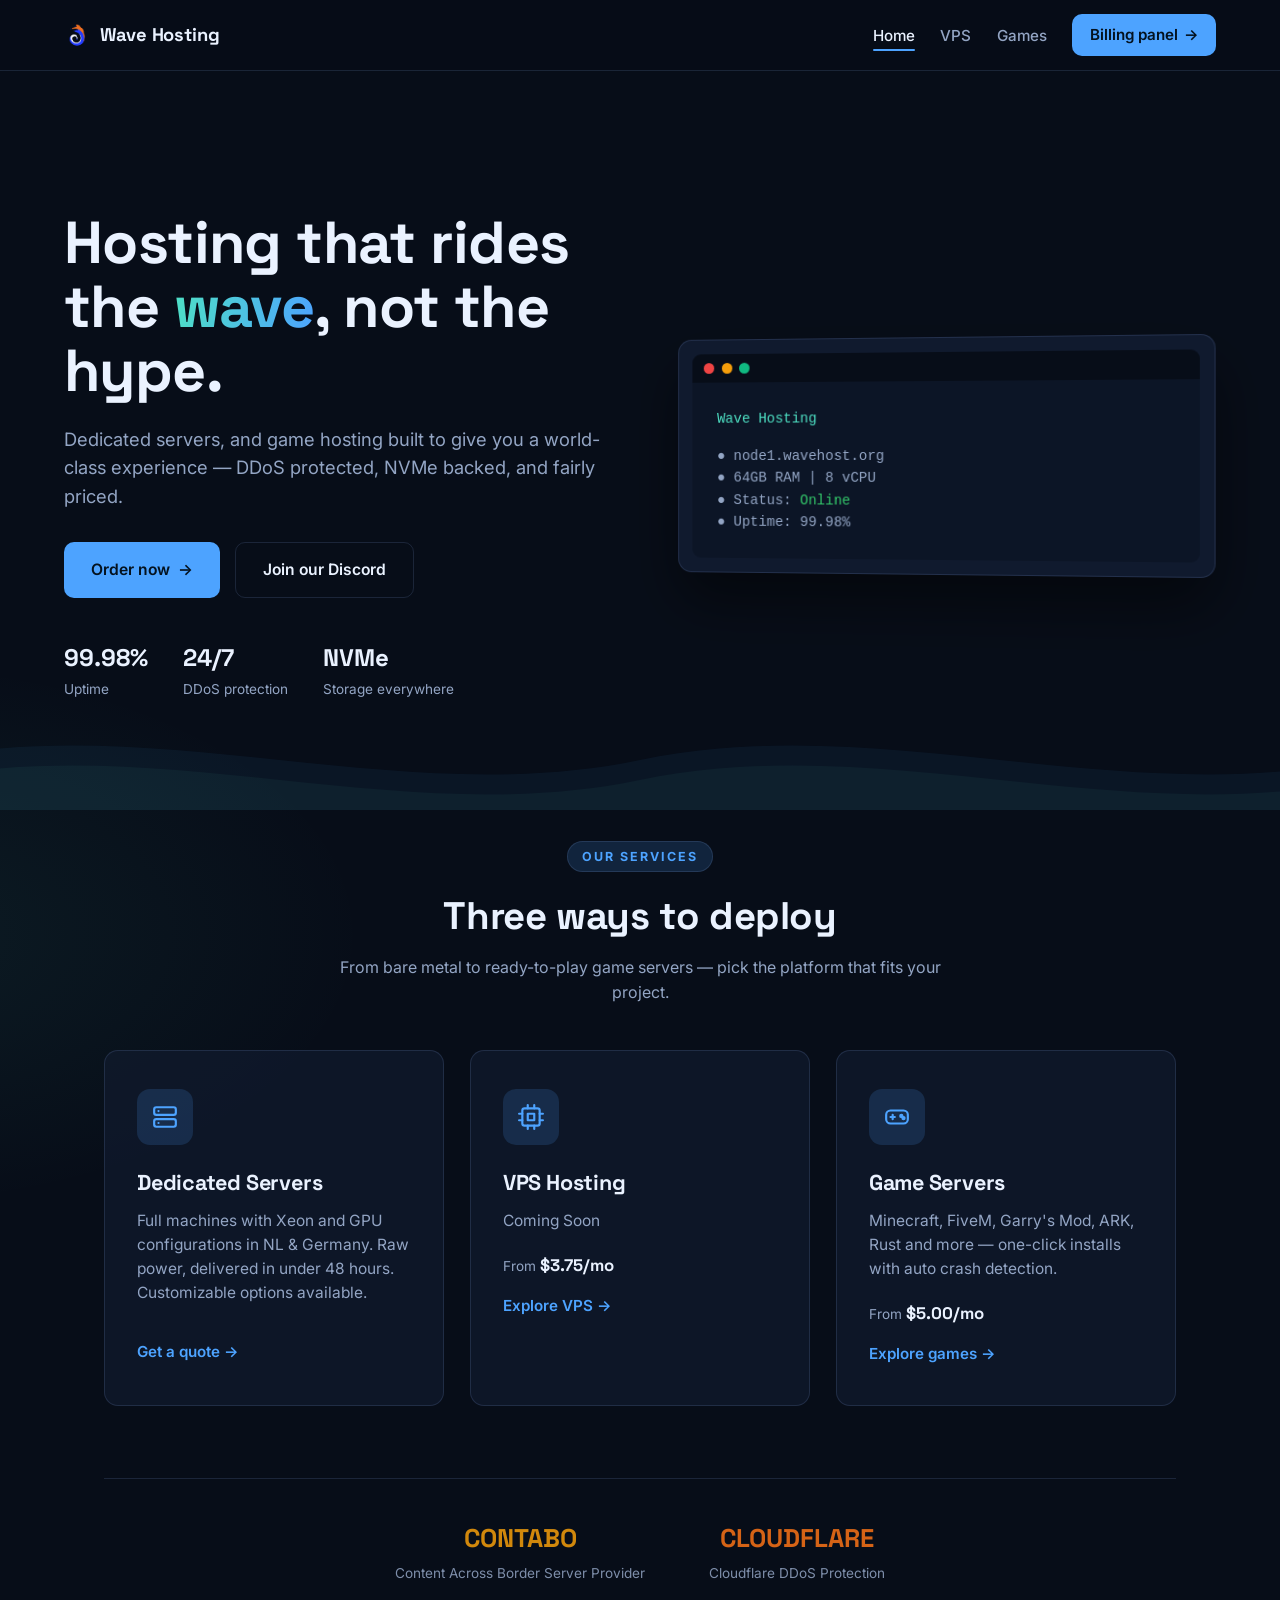
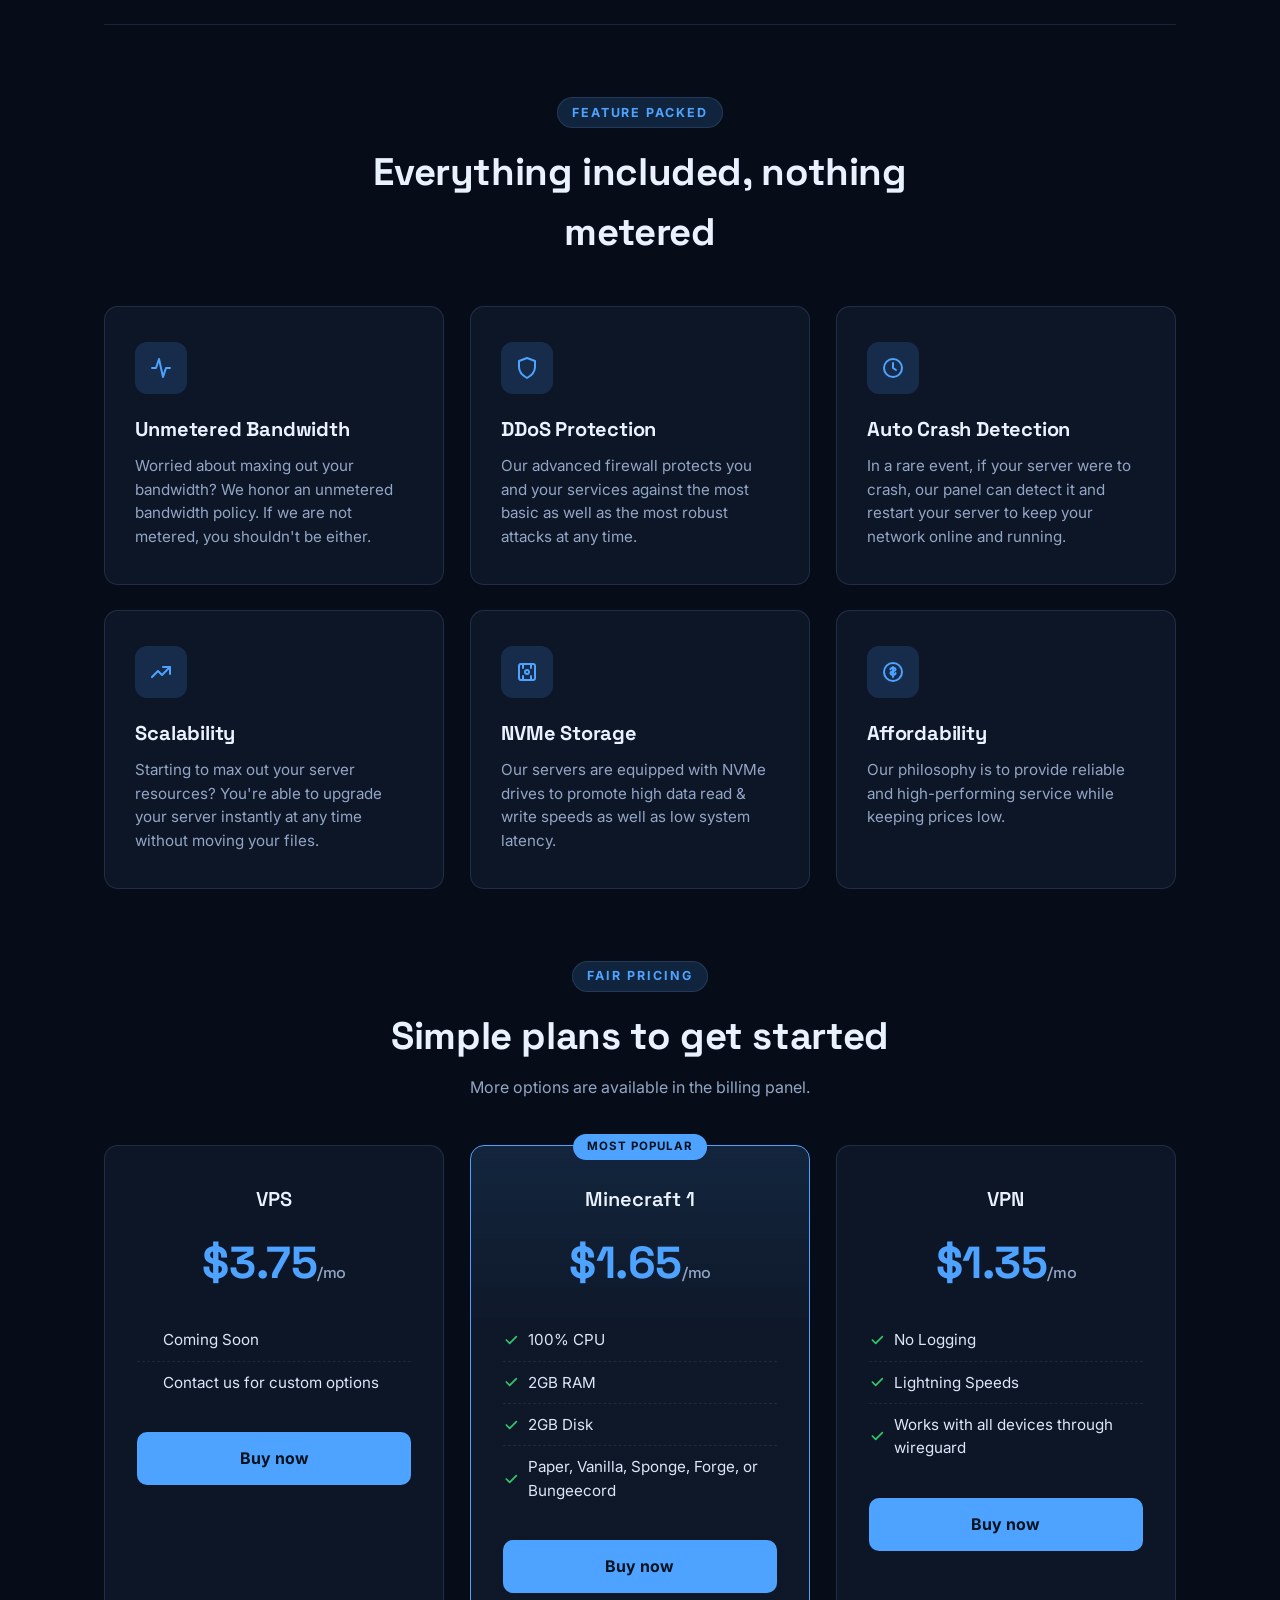
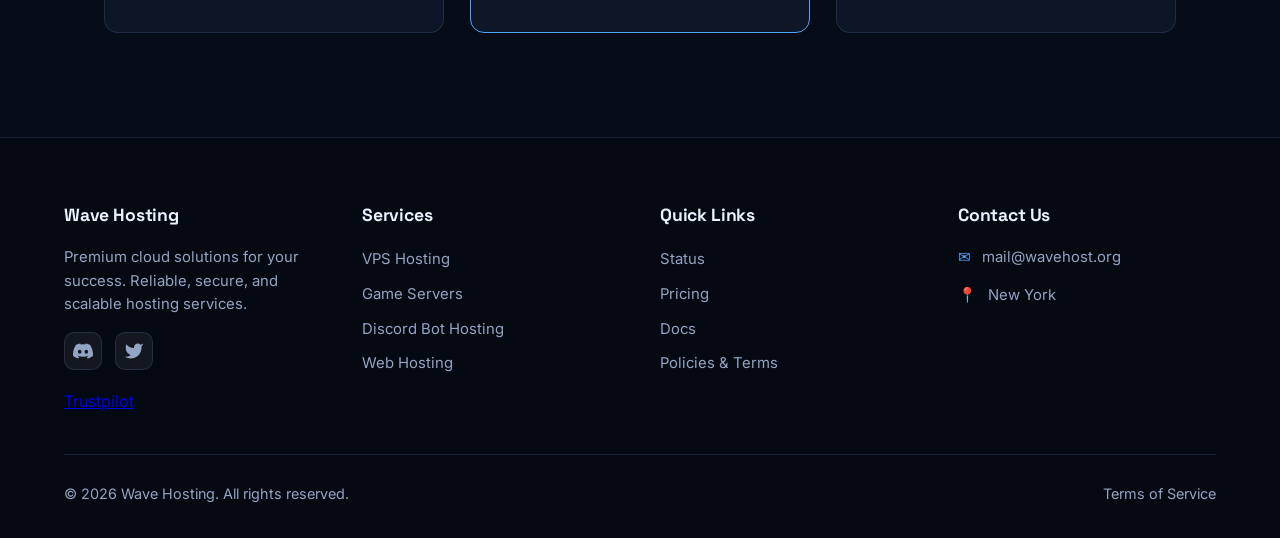
<file: index.html>
<!DOCTYPE html>
<html lang="en">

<head>
    <meta charset="UTF-8">
    <meta name="viewport" content="width=device-width, initial-scale=1.0">
    <link rel="icon" type="image/png" href="logo.png">
    <link rel="stylesheet" href="style.css">
    <title>Wave Hosting — Dedicated Servers, VPS, VPN & Game Hosting</title>
    <meta name="description" content="Wave Hosting — dedicated servers, VPS, VPN, and game server hosting with DDoS protection, NVMe storage, and fair pricing.">
    <meta name="keywords" content="Wave Hosting, WaveHost, wavehost.org, dedicated servers, vps hosting, vpn hosting, game server hosting, minecraft server hosting, discord bot hosting, ddos protection, nvme hosting">
    <meta property="og:image" content="logo.png">
    <meta property="og:image:width" content="1200">
    <meta property="og:image:height" content="630">

    <!-- TrustBox script -->
    <script type="text/javascript" src="//widget.trustpilot.com/bootstrap/v5/tp.widget.bootstrap.min.js" async></script>
    <!-- End TrustBox script -->
</head>

<body>
    <nav>
        <a class="brand" href="index.html">
            <span class="mark" style="display:inline-block; position:relative; top:0px;"><img src="logo.png" alt="Wave Hosting logo" style="width:26px; height:26px; vertical-align:middle;"></span>
            Wave Hosting
        </a>
        <button class="nav-toggle" aria-label="Menu" onclick="document.getElementById('navlinks').classList.toggle('open')">≡</button>
        <ul class="nav-links" id="navlinks">
            <li><a href="index.html" class="active">Home</a></li>
            <li><a href="vps.html">VPS</a></li>
            <li><a href="games.html">Games</a></li>
            <li><a href="https://my.wavehost.org" class="nav-cta">Billing panel <span>→</span></a></li>
        </ul>
    </nav>

    <section class="hero" id="home">
        <div class="hero-content">
            <h1>Hosting that rides the <span class="wave-word">wave</span>, not the hype.</h1>
            <!--Ryzen VPS,-->
            <p>Dedicated servers, and game hosting built to give you a world-class experience — DDoS protected, NVMe backed, and fairly priced.</p>
            <div class="hero-actions">
                <a href="https://my.wavehost.org" class="btn btn-primary">Order now <span>→</span></a>
                <a href="https://discord.com/invite/P77Vx4gT9F" class="btn btn-ghost">Join our Discord</a>
            </div>
            <div class="hero-stats">
                <div class="hero-stat"><b>99.98%</b><span>Uptime</span></div>
                <div class="hero-stat"><b>24/7</b><span>DDoS protection</span></div>
                <div class="hero-stat"><b>NVMe</b><span>Storage everywhere</span></div>
            </div>
        </div>
        <div class="hero-image">
            <div class="panel-mockup">
                <div class="panel-header">
                    <div class="panel-dot"></div>
                    <div class="panel-dot"></div>
                    <div class="panel-dot"></div>
                </div>
                <div class="panel-content">
                    <div>Wave Hosting</div>
                    <div class="dim" style="margin-top: 1rem;">
                        ● node1.wavehost.org<br>
                        ● 64GB RAM | 8 vCPU<br>
                        ● Status: <span class="ok">Online</span><br>
                        ● Uptime: 99.98%
                    </div>
                </div>
            </div>
        </div>
    </section>

    <!-- MAIN SERVICES -->
    <section id="services" style="padding-top: 2rem;">
        <div class="wrap">
            <div class="section-head">
                <span class="eyebrow">Our Services</span>
                <h2>Three ways to deploy</h2>
                <p>From bare metal to ready-to-play game servers — pick the platform that fits your project.</p>
            </div>
            <div class="services">
                <a class="service-card" href="mailto:aidan@wavehost.org?subject=Server%20Quote&body=Hello%2C%20I%20would%20like%20more%20information%20about%20the%20following%0D%0A%0D%0ACPU%3A%20%0D%0AMemory%3A%20%0D%0ADisk%3A%20%0D%0AOperating%20System%3A%20%0D%0AAdditional%20IPv4%20Addresses%3A%20%0D%0AExpected%20Use%3A%20%0D%0AName%3A%20%0D%0A%0D%0AThank%20you.">
                    <div class="service-icon">
                        <svg viewBox="0 0 24 24" fill="none" stroke="currentColor" stroke-width="2" stroke-linecap="round" stroke-linejoin="round"><rect x="2" y="3" width="20" height="7" rx="2"/><rect x="2" y="14" width="20" height="7" rx="2"/><path d="M6 6.5h.01M6 17.5h.01"/></svg>
                    </div>
                    <h3>Dedicated Servers</h3>
                    <p>Full machines with Xeon and GPU configurations in NL &amp; Germany. Raw power, delivered in under 48 hours. Customizable options available.</p>
                   <!-- <div class="service-from">From <b>$45/mo</b></div> -->
                    <span class="service-link" >Get a quote →</span>
                </a>
                <a class="service-card" href="vps.html">
                    <div class="service-icon">
                        <svg viewBox="0 0 24 24" fill="none" stroke="currentColor" stroke-width="2" stroke-linecap="round" stroke-linejoin="round"><rect x="4" y="4" width="16" height="16" rx="2"/><path d="M9 9h6v6H9z"/><path d="M9 1v3M15 1v3M9 20v3M15 20v3M1 9h3M1 15h3M20 9h3M20 15h3"/></svg>
                    </div>
                    <h3>VPS Hosting</h3>
                    <p> Coming Soon</p>
                   <!--<p>Ryzen-powered virtual servers with terabit-scale DDoS protection and full root control across multiple locations.</p> -->
                    <div class="service-from">From <b>$3.75/mo</b></div>
                    <span class="service-link">Explore VPS →</span>
                </a>
                <a class="service-card" href="games.html">
                    <div class="service-icon">
                        <svg viewBox="0 0 24 24" fill="none" stroke="currentColor" stroke-width="2" stroke-linecap="round" stroke-linejoin="round"><path d="M6 12h4M8 10v4"/><circle cx="16" cy="11" r="1"/><circle cx="18" cy="13" r="1"/><rect x="2" y="6" width="20" height="12" rx="4"/></svg>
                    </div>
                    <h3>Game Servers</h3>
                    <p>Minecraft, FiveM, Garry's Mod, ARK, Rust and more — one-click installs with auto crash detection.</p>
                    <div class="service-from">From <b>$5.00/mo</b></div>
                    <span class="service-link">Explore games →</span>
                </a>
            </div>
        </div>
    </section>

    <!-- PARTNERS -->
    <section style="padding-top: 0; padding-bottom: 0;">
        <div class="wrap">
            <div class="partners">
                <div class="partner">
                    <div class="partner-logo" style="color: #f59e0b;">CONTABO</div>
                    <div class="partner-text">Content Across Border Server Provider</div>
                </div>
                <div class="partner">
                    <div class="partner-logo" style="color: #f97316;">CLOUDFLARE</div>
                    <div class="partner-text">Cloudflare DDoS Protection</div>
                </div>
            </div>
        </div>
    </section>

    <!-- FEATURES -->
    <section>
        <div class="wrap">
            <div class="section-head">
                <span class="eyebrow">Feature Packed</span>
                <h2>Everything included, nothing metered</h2>
            </div>
            <div class="features">
                <div class="feature-card">
                    <div class="feature-icon">
                        <svg viewBox="0 0 24 24" fill="none" stroke="currentColor" stroke-width="2" stroke-linecap="round" stroke-linejoin="round"><path d="M3 12h4l3-9 4 18 3-9h4"/></svg>
                    </div>
                    <h3>Unmetered Bandwidth</h3>
                    <p>Worried about maxing out your bandwidth? We honor an unmetered bandwidth policy. If we are not metered, you shouldn't be either.</p>
                </div>
                <div class="feature-card">
                    <div class="feature-icon">
                        <svg viewBox="0 0 24 24" fill="none" stroke="currentColor" stroke-width="2" stroke-linecap="round" stroke-linejoin="round"><path d="M12 2l8 3v6c0 5-3.5 8.5-8 11-4.5-2.5-8-6-8-11V5z"/></svg>
                    </div>
                    <h3>DDoS Protection</h3>
                    <p>Our advanced firewall protects you and your services against the most basic as well as the most robust attacks at any time.</p>
                </div>
                <div class="feature-card">
                    <div class="feature-icon">
                        <svg viewBox="0 0 24 24" fill="none" stroke="currentColor" stroke-width="2" stroke-linecap="round" stroke-linejoin="round"><circle cx="12" cy="12" r="9"/><path d="M12 7v5l3 2"/></svg>
                    </div>
                    <h3>Auto Crash Detection</h3>
                    <p>In a rare event, if your server were to crash, our panel can detect it and restart your server to keep your network online and running.</p>
                </div>
                <div class="feature-card">
                    <div class="feature-icon">
                        <svg viewBox="0 0 24 24" fill="none" stroke="currentColor" stroke-width="2" stroke-linecap="round" stroke-linejoin="round"><path d="M3 17l6-6 4 4 8-8"/><path d="M14 7h7v7"/></svg>
                    </div>
                    <h3>Scalability</h3>
                    <p>Starting to max out your server resources? You're able to upgrade your server instantly at any time without moving your files.</p>
                </div>
                <div class="feature-card">
                    <div class="feature-icon">
                        <svg viewBox="0 0 24 24" fill="none" stroke="currentColor" stroke-width="2" stroke-linecap="round" stroke-linejoin="round"><rect x="4" y="4" width="16" height="16" rx="2"/><circle cx="12" cy="12" r="2"/><path d="M8 4v4M16 4v4M8 16v4M16 16v4"/></svg>
                    </div>
                    <h3>NVMe Storage</h3>
                    <p>Our servers are equipped with NVMe drives to promote high data read &amp; write speeds as well as low system latency.</p>
                </div>
                <div class="feature-card">
                    <div class="feature-icon">
                        <svg viewBox="0 0 24 24" fill="none" stroke="currentColor" stroke-width="2" stroke-linecap="round" stroke-linejoin="round"><circle cx="12" cy="12" r="9"/><path d="M12 7v10M9.5 9.5c0-1 1-1.8 2.5-1.8s2.5.8 2.5 1.8-1 1.5-2.5 1.8-2.5.8-2.5 1.8 1 1.8 2.5 1.8 2.5-.8 2.5-1.8"/></svg>
                    </div>
                    <h3>Affordability</h3>
                    <p>Our philosophy is to provide reliable and high-performing service while keeping prices low.</p>
                </div>
            </div>
        </div>
    </section>

    <!-- FAIR PRICING -->
    <section id="pricing" style="padding-top: 0;">
        <div class="wrap">
            <div class="section-head">
                <span class="eyebrow">Fair Pricing</span>
                <h2>Simple plans to get started</h2>
                <p>More options are available in the billing panel.</p>
            </div>
            <div class="pricing">
                <div class="pricing-card">
                    <div class="pricing-title">VPS</div>
                    <div class="pricing-price">$3.75<small>/mo</small></div>
                    <ul class="pricing-features">
                     <!--  <li><svg viewBox="0 0 24 24" fill="none" stroke="currentColor" stroke-width="2.5" stroke-linecap="round" stroke-linejoin="round"><path d="M5 12l5 5L20 7"/></svg> 100% CPU</li>
                        <li><svg viewBox="0 0 24 24" fill="none" stroke="currentColor" stroke-width="2.5" stroke-linecap="round" stroke-linejoin="round"><path d="M5 12l5 5L20 7"/></svg> 2GB RAM</li>
                        <li><svg viewBox="0 0 24 24" fill="none" stroke="currentColor" stroke-width="2.5" stroke-linecap="round" stroke-linejoin="round"><path d="M5 12l5 5L20 7"/></svg> 2GB Disk</li>
                        <li><svg viewBox="0 0 24 24" fill="none" stroke="currentColor" stroke-width="2.5" stroke-linecap="round" stroke-linejoin="round"><path d="M5 12l5 5L20 7"/></svg> 1 Server/user</li>
                        <li><svg viewBox="0 0 24 24" fill="none" stroke="currentColor" stroke-width="2.5" stroke-linecap="round" stroke-linejoin="round"><path d="M5 12l5 5L20 7"/></svg> Discord.js or PY</li>
                    -->
                        <li><svg viewBox="0 0 24 24" fill="none" stroke="currentColor" stroke-width="2.5" stroke-linecap="round" stroke-linejoin="round"></svg> Coming Soon</li>
                         <li><svg viewBox="0 0 24 24" fill="none" stroke="currentColor" stroke-width="2.5" stroke-linecap="round" stroke-linejoin="round"></svg> Contact us for custom options</li>

                    </ul>
                    <a href="https://my.wavehost.org/products/vps" class="pricing-btn">Buy now</a> 
                </div>
                <div class="pricing-card featured">
                    <span class="badge">Most popular</span>
                    <div class="pricing-title">Minecraft 1</div>
                    <div class="pricing-price">$1.65<small>/mo</small></div>
                    <ul class="pricing-features">
                        <li><svg viewBox="0 0 24 24" fill="none" stroke="currentColor" stroke-width="2.5" stroke-linecap="round" stroke-linejoin="round"><path d="M5 12l5 5L20 7"/></svg> 100% CPU</li>
                        <li><svg viewBox="0 0 24 24" fill="none" stroke="currentColor" stroke-width="2.5" stroke-linecap="round" stroke-linejoin="round"><path d="M5 12l5 5L20 7"/></svg> 2GB RAM</li>
                        <li><svg viewBox="0 0 24 24" fill="none" stroke="currentColor" stroke-width="2.5" stroke-linecap="round" stroke-linejoin="round"><path d="M5 12l5 5L20 7"/></svg> 2GB Disk</li>
                        <li><svg viewBox="0 0 24 24" fill="none" stroke="currentColor" stroke-width="2.5" stroke-linecap="round" stroke-linejoin="round"><path d="M5 12l5 5L20 7"/></svg> Paper, Vanilla, Sponge, Forge, or Bungeecord</li>
                    </ul>
                    <a href="https://my.wavehost.org/products/minecraft-server" class="pricing-btn">Buy now</a>
                </div>
                <div class="pricing-card">
                    <div class="pricing-title">VPN</div>
                    <div class="pricing-price">$1.35<small>/mo</small></div>
                    <ul class="pricing-features">
                        <li><svg viewBox="0 0 24 24" fill="none" stroke="currentColor" stroke-width="2.5" stroke-linecap="round" stroke-linejoin="round"><path d="M5 12l5 5L20 7"/></svg> No Logging</li>
                        <li><svg viewBox="0 0 24 24" fill="none" stroke="currentColor" stroke-width="2.5" stroke-linecap="round" stroke-linejoin="round"><path d="M5 12l5 5L20 7"/></svg> Lightning Speeds</li>
                        <li><svg viewBox="0 0 24 24" fill="none" stroke="currentColor" stroke-width="2.5" stroke-linecap="round" stroke-linejoin="round"><path d="M5 12l5 5L20 7"/></svg> Works with all devices through wireguard</li>
                    
                    </ul>
                    <a href="https://my.wavehost.org/products/vpn" class="pricing-btn">Buy now</a>
                </div>
            </div>
        </div>
    </section>

    <footer>
        <div class="footer-content">
            <div class="footer-section">
                <h3>Wave Hosting</h3>
                <p>Premium cloud solutions for your success. Reliable, secure, and scalable hosting services.</p>
                <div class="social-links">
                    <a href="https://discord.com/invite/P77Vx4gT9F" title="Discord">
                        <svg width="20" height="20" viewBox="0 0 24 24" fill="currentColor">
                            <path d="M20.317 4.37a19.791 19.791 0 0 0-4.885-1.515a.074.074 0 0 0-.079.037c-.21.375-.444.864-.608 1.25a18.27 18.27 0 0 0-5.487 0a12.64 12.64 0 0 0-.617-1.25a.077.077 0 0 0-.079-.037A19.736 19.736 0 0 0 3.677 4.37a.07.07 0 0 0-.032.027C.533 9.046-.32 13.58.099 18.057a.082.082 0 0 0 .031.057a19.9 19.9 0 0 0 5.993 3.03a.078.078 0 0 0 .084-.028a14.09 14.09 0 0 0 1.226-1.994a.076.076 0 0 0-.041-.106a13.107 13.107 0 0 1-1.872-.892a.077.077 0 0 1-.008-.128a10.2 10.2 0 0 0 .372-.292a.074.074 0 0 1 .077-.01c3.928 1.793 8.18 1.793 12.062 0a.074.074 0 0 1 .078.01c.12.098.246.198.373.292a.077.077 0 0 1-.006.127a12.299 12.299 0 0 1-1.873.892a.077.077 0 0 0-.041.107c.36.698.772 1.362 1.225 1.993a.076.076 0 0 0 .084.028a19.839 19.839 0 0 0 6.002-3.03a.077.077 0 0 0 .032-.054c.5-5.177-.838-9.674-3.549-13.66a.061.061 0 0 0-.031-.03zM8.02 15.33c-1.183 0-2.157-1.085-2.157-2.419c0-1.333.956-2.419 2.157-2.419c1.21 0 2.176 1.096 2.157 2.42c0 1.333-.956 2.418-2.157 2.418zm7.975 0c-1.183 0-2.157-1.085-2.157-2.419c0-1.333.955-2.419 2.157-2.419c1.21 0 2.176 1.096 2.157 2.42c0 1.333-.946 2.418-2.157 2.418z" />
                        </svg>
                    </a>
                    <a href="https://x.com/wave_hosting" title="Twitter">
                        <svg width="20" height="20" viewBox="0 0 24 24" fill="currentColor">
                            <path d="M23 3a10.9 10.9 0 01-3.14 1.53 4.48 4.48 0 00-7.86 3v1A10.66 10.66 0 013 4s-4 9 5 13a11.64 11.64 0 01-7 2c9 5 20 0 20-11.5a4.5 4.5 0 00-.08-.83A7.72 7.72 0 0023 3z" />
                        </svg>
                    </a>
                </div>
                <!-- TrustBox widget - Review Collector -->
                <div class="trustpilot-widget" style="margin-top: 1.2rem;" data-locale="en-US" data-template-id="56278e9abfbbba0bdcd568bc"
                    data-businessunit-id="6849ccee22a45a72e31025b2" data-style-height="52px" data-style-width="100%">
                    <a href="https://www.trustpilot.com/review/wavehost.org" target="_blank" rel="noopener">Trustpilot</a>
                </div>
                <!-- End TrustBox widget -->
            </div>

            <div class="footer-section">
                <h3>Services</h3>
                <ul class="footer-links">
                <!--    <li><a href="dedicated.html">Dedicated Servers</a></li> -->
                    <li><a href="vps.html">VPS Hosting</a></li>
                    <li><a href="games.html">Game Servers</a></li>
                    <li><a href="https://my.wavehost.org/products/discord-bot">Discord Bot Hosting</a></li>
                    <li><a href="https://my.wavehost.org/products/web-hosting">Web Hosting</a></li>
                </ul>
            </div>

            <div class="footer-section">
                <h3>Quick Links</h3>
                <ul class="footer-links">
                    <li><a href="https://status.wavehost.org">Status</a></li>
                    <li><a href="https://my.wavehost.org">Pricing</a></li>
                    <li><a href="https://docs.wavehost.org">Docs</a></li>
                    <li><a href="https://docs.wavehost.org/policies/policy-list">Policies &amp; Terms</a></li>
                </ul>
            </div>

            <div class="footer-section">
                <h3>Contact Us</h3>
                <div class="contact-info">
                    <div class="contact-item">
                        <div class="contact-icon">✉️</div>
                        <span>mail@wavehost.org</span>
                    </div>
                    <div class="contact-item">
                        <div class="contact-icon">📍</div>
                        <span>New York</span>
                    </div>
                </div>
            </div>
        </div>

        <div class="footer-bottom">
            <p>© 2026 Wave Hosting. All rights reserved.</p>
            <div class="footer-bottom-links">
                <a href="https://docs.wavehost.org/policies/policy-list">Terms of Service</a>
            </div>
        </div>
    </footer>

    <!-- Structured data for SEO -->
    <script type="application/ld+json">
    {
      "@context": "https://schema.org",
      "@type": "Organization",
      "name": "Wave Hosting",
      "url": "https://wavehost.org",
      "logo": "https://wavehost.org/logo.png",
      "description": "Dedicated servers, VPS, and game server hosting with DDoS protection, NVMe storage, and fair pricing.",
      "address": {
        "@type": "PostalAddress",
        "addressRegion": "NY",
        "addressCountry": "US"
      },
      "email": "mail@wavehost.org",
      "sameAs": [
        "https://x.com/wave_hosting",
        "https://discord.com/invite/P77Vx4gT9F"
      ],
      "offers": {
        "@type": "AggregateOffer",
        "priceCurrency": "USD",
        "lowPrice": "1",
        "highPrice": "255"
      }
    }
    </script>
</body>

</html>
</file>
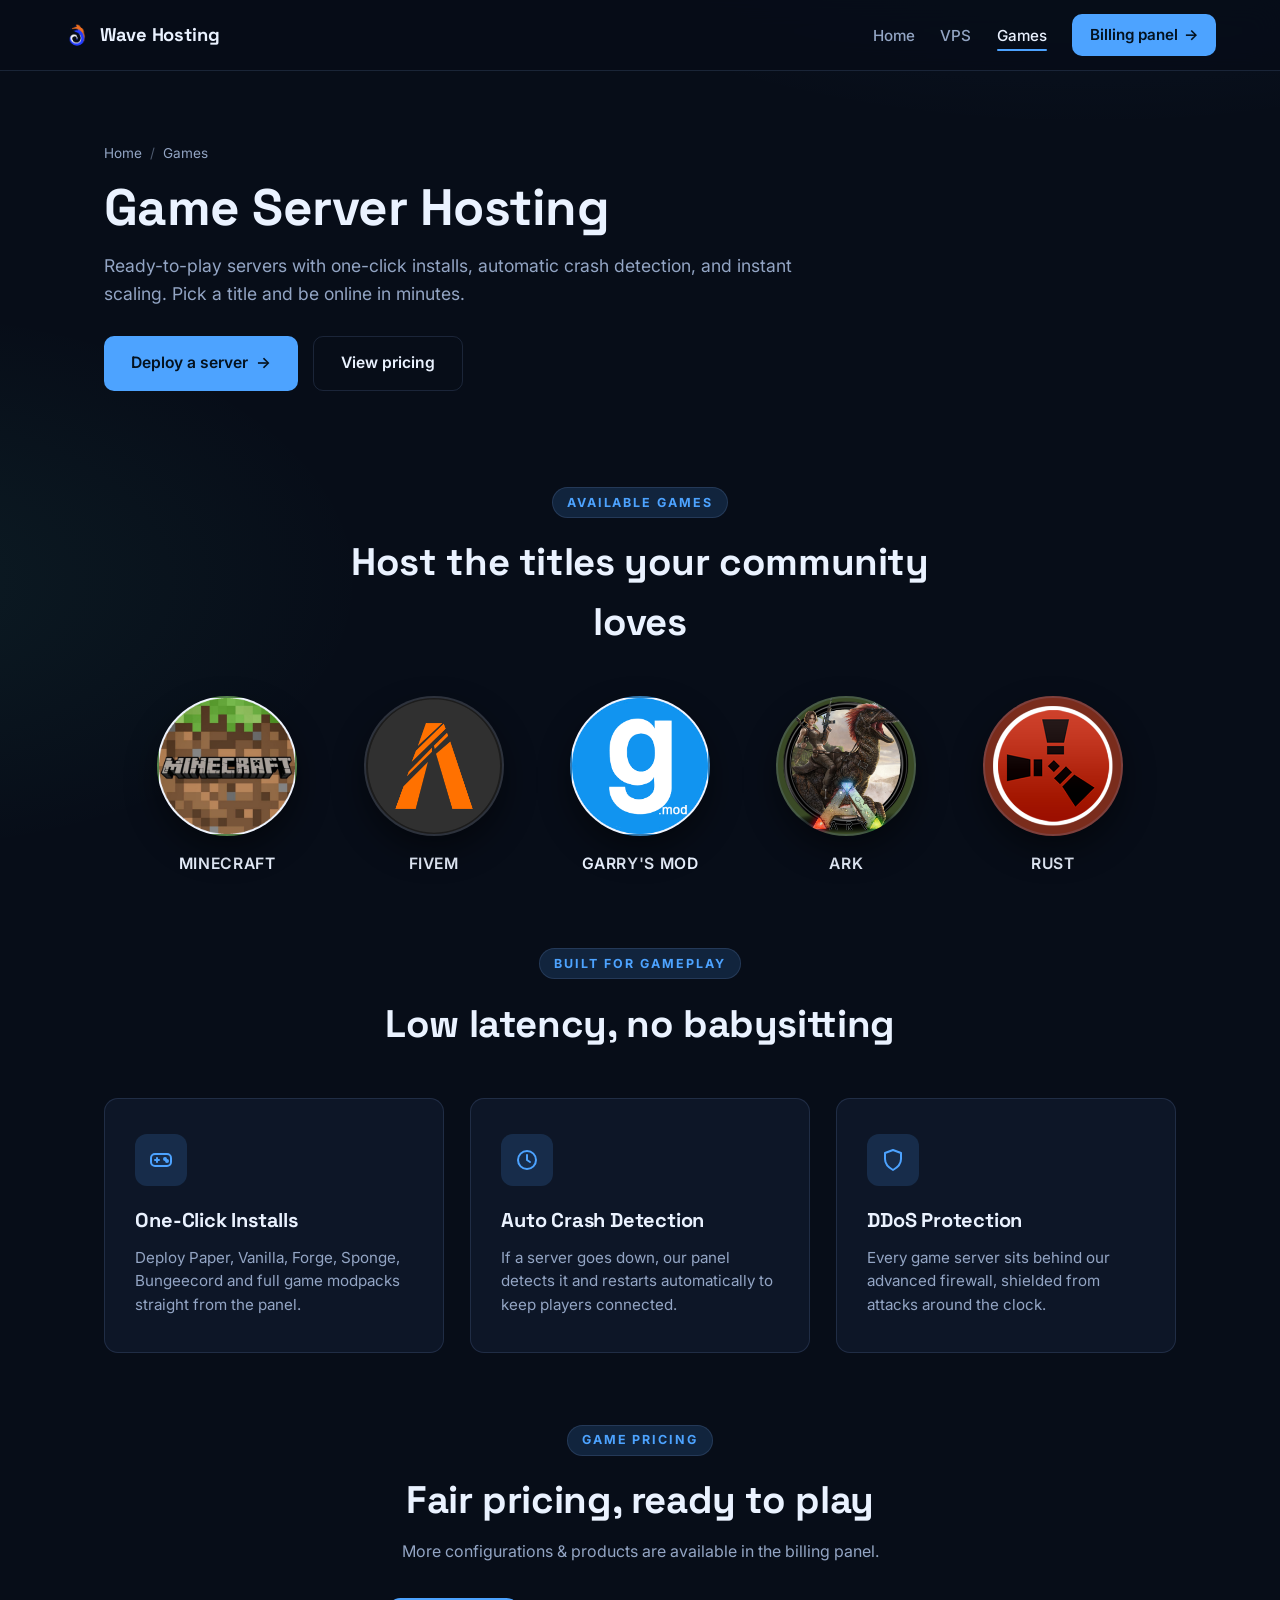
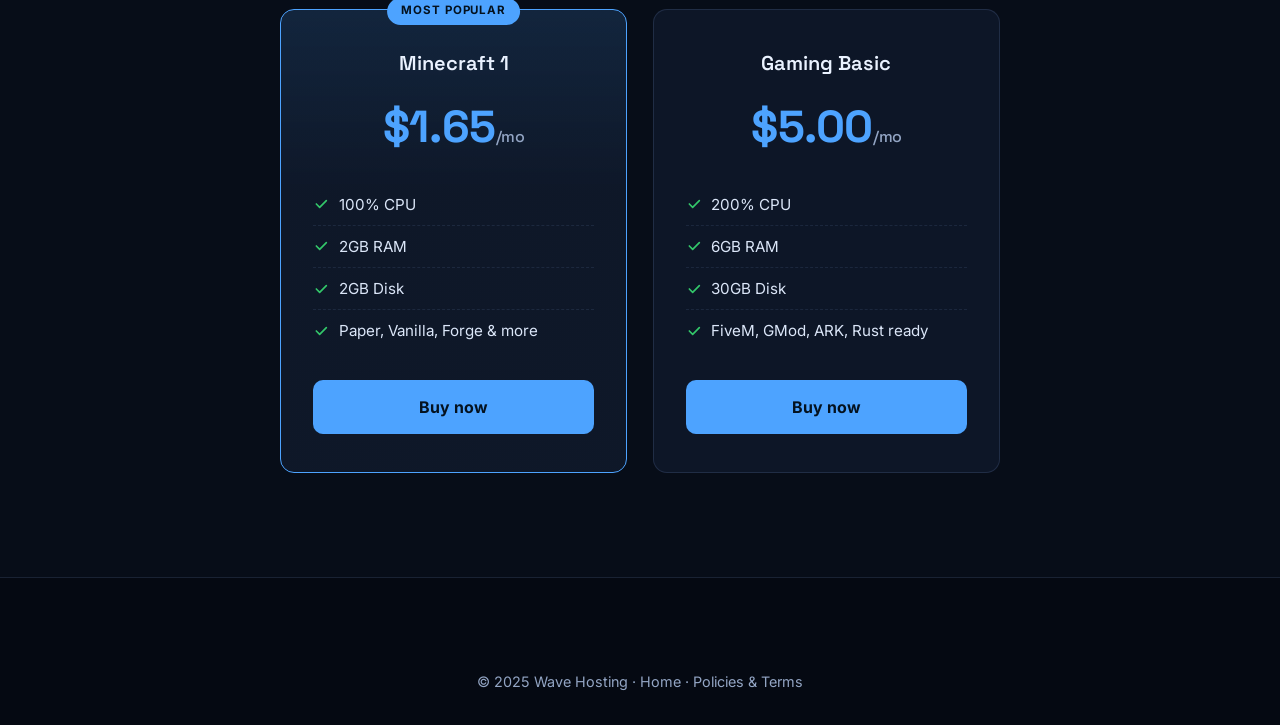
<file: games.html>
<!DOCTYPE html>
<html lang="en">

<head>
    <meta charset="UTF-8">
    <meta name="viewport" content="width=device-width, initial-scale=1.0">
    <link rel="icon" type="image/png" href="logo.png">
    <link rel="stylesheet" href="style.css">
    <title>Game Servers — Wave Hosting</title>
    <meta content="One-click game server hosting from Wave Hosting. Minecraft, FiveM, Garry's Mod, ARK, Rust and more with crash detection and instant scaling." name="description">
    <style>
        /* Per-game orb logos. background-color is the real fallback if an image is missing. */
        .game-orb { background-size: cover; background-position: center; background-repeat: no-repeat; }
        .orb-minecraft { background-image: url('minecraft.jpg'); background-color: #4c7a2f; }
        .orb-fivem     { background-image: url('fivem.png');     background-color: #1c1c1c; }
        .orb-gmod      { background-image: url('gmod.png');      background-color: #2472a8; }
        .orb-ark       { background-image: url('ark.png');       background-color: #3a4a26; }
        .orb-rust      { background-image: url('rust.png');      background-color: #7a2c1c; }
    </style>
</head>

<body>
    <nav>
        <a class="brand" href="index.html">
            <span style="display:inline-block; position:relative; top:0px;"><img src="logo.png" alt="Wave Hosting logo" style="width:26px; height:26px; vertical-align:middle;"></span>
            Wave Hosting
        </a>
        <button class="nav-toggle" aria-label="Menu" onclick="document.getElementById('navlinks').classList.toggle('open')">≡</button>
        <ul class="nav-links" id="navlinks">
            <li><a href="index.html">Home</a></li>
          <!--  <li><a href="dedicated.html">Dedicated</a></li> -->
            <li><a href="vps.html">VPS</a></li>
            <li><a href="games.html" class="active">Games</a></li>
            <li><a href="https://my.wavehost.org" class="nav-cta">Billing panel <span>&rarr;</span></a></li>
        </ul>
    </nav>

    <div class="wrap">
        <header class="page-header">
            <div class="breadcrumb"><a href="index.html">Home</a> <span>/</span> Games</div>
            <h1>Game Server Hosting</h1>
            <p>Ready-to-play servers with one-click installs, automatic crash detection, and instant scaling. Pick a title and be online in minutes.</p>
            <div class="page-actions">
                <a href="https://my.wavehost.org/products/games" class="btn btn-primary">Deploy a server <span>&rarr;</span></a>
                <a href="#pricing" class="btn btn-ghost">View pricing</a>
            </div>
        </header>
    </div>

    <!-- AVAILABLE GAMES -->
    <section>
        <div class="wrap">
            <div class="section-head">
                <span class="eyebrow">Available Games</span>
                <h2>Host the titles your community loves</h2>
            </div>
            <div class="games-grid">
                <a class="game" href="https://my.wavehost.org/products/games">
                    <div class="game-orb orb-minecraft"></div>
                    <span class="game-name">Minecraft</span>
                </a>
                <a class="game" href="https://my.wavehost.org/products/games">
                    <div class="game-orb orb-fivem"></div>
                    <span class="game-name">FiveM</span>
                </a>
                <a class="game" href="https://my.wavehost.org/products/games">
                    <div class="game-orb orb-gmod"></div>
                    <span class="game-name">Garry's Mod</span>
                </a>
                <a class="game" href="https://my.wavehost.org/products/games">
                    <div class="game-orb orb-ark"></div>
                    <span class="game-name">ARK</span>
                </a>
                <a class="game" href="https://my.wavehost.org/products/games">
                    <div class="game-orb orb-rust"></div>
                    <span class="game-name">Rust</span>
                </a>
            </div>
        </div>
    </section>

    <!-- WHY GAME HOSTING -->
    <section style="padding-top:0;">
        <div class="wrap">
            <div class="section-head">
                <span class="eyebrow">Built for gameplay</span>
                <h2>Low latency, no babysitting</h2>
            </div>
            <div class="features">
                <div class="feature-card">
                    <div class="feature-icon">
                        <svg viewBox="0 0 24 24" fill="none" stroke="currentColor" stroke-width="2" stroke-linecap="round" stroke-linejoin="round"><path d="M6 12h4M8 10v4"/><circle cx="16" cy="11" r="1"/><circle cx="18" cy="13" r="1"/><rect x="2" y="6" width="20" height="12" rx="4"/></svg>
                    </div>
                    <h3>One-Click Installs</h3>
                    <p>Deploy Paper, Vanilla, Forge, Sponge, Bungeecord and full game modpacks straight from the panel.</p>
                </div>
                <div class="feature-card">
                    <div class="feature-icon">
                        <svg viewBox="0 0 24 24" fill="none" stroke="currentColor" stroke-width="2" stroke-linecap="round" stroke-linejoin="round"><circle cx="12" cy="12" r="9"/><path d="M12 7v5l3 2"/></svg>
                    </div>
                    <h3>Auto Crash Detection</h3>
                    <p>If a server goes down, our panel detects it and restarts automatically to keep players connected.</p>
                </div>
                <div class="feature-card">
                    <div class="feature-icon">
                        <svg viewBox="0 0 24 24" fill="none" stroke="currentColor" stroke-width="2" stroke-linecap="round" stroke-linejoin="round"><path d="M12 2l8 3v6c0 5-3.5 8.5-8 11-4.5-2.5-8-6-8-11V5z"/></svg>
                    </div>
                    <h3>DDoS Protection</h3>
                    <p>Every game server sits behind our advanced firewall, shielded from attacks around the clock.</p>
                </div>
            </div>
        </div>
    </section>

    <!-- PRICING -->
    <section id="pricing" style="padding-top:0;">
        <div class="wrap">
            <div class="section-head">
                <span class="eyebrow">Game Pricing</span>
                <h2>Fair pricing, ready to play</h2>
                <p>More configurations & products are available in the billing panel.</p>
            </div>
            <div class="pricing" style="max-width:720px;">
                <div class="pricing-card featured">
                    <span class="badge">Most popular</span>
                    <div class="pricing-title">Minecraft 1</div>
                    <div class="pricing-price">$1.65<small>/mo</small></div>
                    <ul class="pricing-features">
                        <li><svg viewBox="0 0 24 24" fill="none" stroke="currentColor" stroke-width="2.5" stroke-linecap="round" stroke-linejoin="round"><path d="M5 12l5 5L20 7"/></svg> 100% CPU</li>
                        <li><svg viewBox="0 0 24 24" fill="none" stroke="currentColor" stroke-width="2.5" stroke-linecap="round" stroke-linejoin="round"><path d="M5 12l5 5L20 7"/></svg> 2GB RAM</li>
                        <li><svg viewBox="0 0 24 24" fill="none" stroke="currentColor" stroke-width="2.5" stroke-linecap="round" stroke-linejoin="round"><path d="M5 12l5 5L20 7"/></svg> 2GB Disk</li>
                        <li><svg viewBox="0 0 24 24" fill="none" stroke="currentColor" stroke-width="2.5" stroke-linecap="round" stroke-linejoin="round"><path d="M5 12l5 5L20 7"/></svg> Paper, Vanilla, Forge &amp; more</li>
                    </ul>
                    <a href="https://my.wavehost.org/products/minecraft-server" class="pricing-btn">Buy now</a>
                </div>
                <div class="pricing-card">
                    <div class="pricing-title">Gaming Basic</div>
                    <div class="pricing-price">$5.00<small>/mo</small></div>
                    <ul class="pricing-features">
                        <li><svg viewBox="0 0 24 24" fill="none" stroke="currentColor" stroke-width="2.5" stroke-linecap="round" stroke-linejoin="round"><path d="M5 12l5 5L20 7"/></svg> 200% CPU</li>
                        <li><svg viewBox="0 0 24 24" fill="none" stroke="currentColor" stroke-width="2.5" stroke-linecap="round" stroke-linejoin="round"><path d="M5 12l5 5L20 7"/></svg> 6GB RAM</li>
                        <li><svg viewBox="0 0 24 24" fill="none" stroke="currentColor" stroke-width="2.5" stroke-linecap="round" stroke-linejoin="round"><path d="M5 12l5 5L20 7"/></svg> 30GB Disk</li>
                        <li><svg viewBox="0 0 24 24" fill="none" stroke="currentColor" stroke-width="2.5" stroke-linecap="round" stroke-linejoin="round"><path d="M5 12l5 5L20 7"/></svg> FiveM, GMod, ARK, Rust ready</li>
                    </ul>
                    <a href="https://my.wavehost.org/products/games" class="pricing-btn">Buy now</a>
                </div>
            </div>
        </div>
    </section>

    <footer>
        <div class="wrap">
            <div class="footer-bottom" style="border-top:none;justify-content:center;">
                <p>&copy; 2025 Wave Hosting &middot; <a href="index.html">Home</a> &middot; <a href="https://docs.wavehost.org/policies/policy-list">Policies &amp; Terms</a></p>
            </div>
        </div>
    </footer>
</body>

</html>
</file>
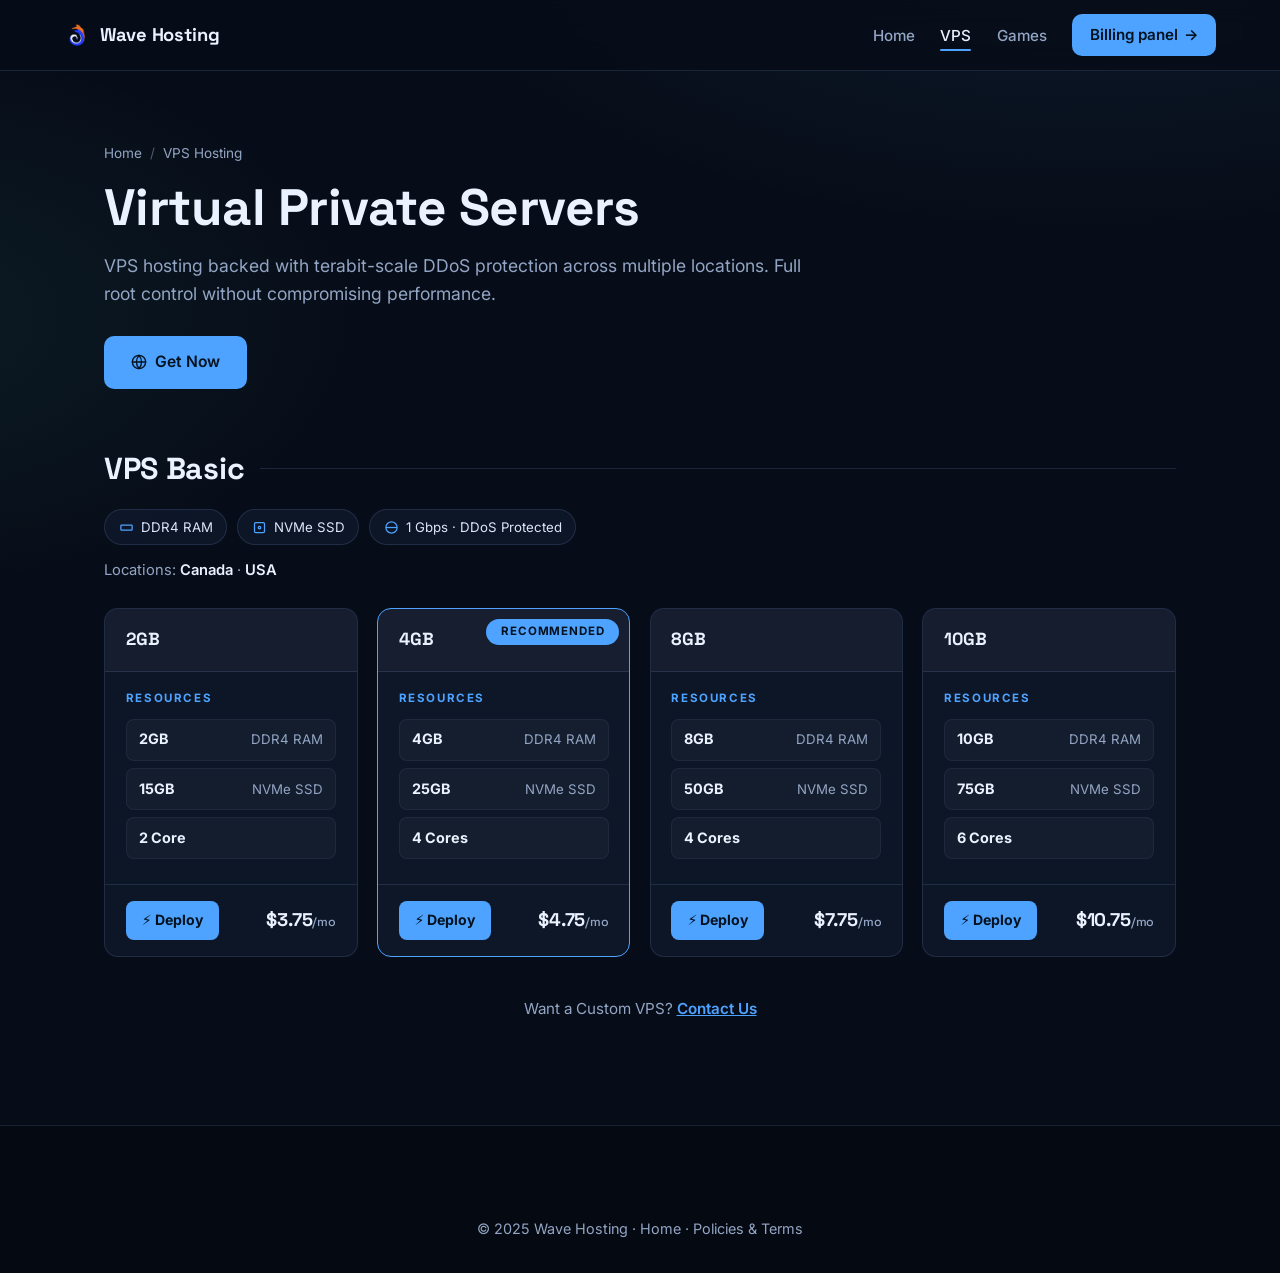
<file: vps.html>
<!DOCTYPE html>
<html lang="en">

<head>
    <meta charset="UTF-8">
    <meta name="viewport" content="width=device-width, initial-scale=1.0">
    <link rel="icon" type="image/png" href="logo.png">
    <link rel="stylesheet" href="style.css">
    <title>VPS Hosting — Wave Hosting</title>
    <meta content=" VPS hosting from Wave Hosting, backed with terabit-scale DDoS protection across multiple locations. Full root control without compromising performance." name="description">
</head>

<body>
    <nav>
        <a class="brand" href="index.html">
            <span style="display:inline-block; position:relative; top:0px;"><img src="logo.png" alt="Wave Hosting logo" style="width:26px; height:26px; vertical-align:middle;"></span>
            Wave Hosting
        </a>
        <button class="nav-toggle" aria-label="Menu" onclick="document.getElementById('navlinks').classList.toggle('open')">≡</button>
        <ul class="nav-links" id="navlinks">
            <li><a href="index.html">Home</a></li>
           <!-- <li><a href="dedicated.html">Dedicated</a></li> -->
            <li><a href="vps.html" class="active">VPS</a></li>
            <li><a href="games.html">Games</a></li>
            <li><a href="https://my.wavehost.org" class="nav-cta">Billing panel <span>→</span></a></li>
        </ul>
    </nav>

    <div class="wrap">
        <header class="page-header">
            <div class="breadcrumb"><a href="index.html">Home</a> <span>/</span> VPS Hosting</div>
            <h1>Virtual Private Servers</h1>
            <p>VPS hosting backed with terabit-scale DDoS protection across multiple locations. Full root control without compromising performance.</p>
            <div class="page-actions">
                <a href="https://my.wavehost.org/products/vps" class="btn btn-primary">
                    <svg width="16" height="16" viewBox="0 0 24 24" fill="none" stroke="currentColor" stroke-width="2" stroke-linecap="round" stroke-linejoin="round"><circle cx="12" cy="12" r="10"/><path d="M2 12h20M12 2a15 15 0 010 20M12 2a15 15 0 000 20"/></svg>
                    Get Now
                </a>
                <!--<a href="#pro" class="btn btn-ghost">More info <span>→</span></a>-->
            </div>
        </header>
    </div>

    <section style="padding-top:2rem;">
        <div class="wrap">
            <!-- VPS Basic -->
            <div class="vps-tier" id="pro">
                <h2 class="tier-head"><span>VPS Basic </span></h2>
                <div class="tier-chips">
                   <!-- <span class="chip"><svg viewBox="0 0 24 24" fill="none" stroke="currentColor" stroke-width="2"><rect x="4" y="4" width="16" height="16" rx="2"/><path d="M9 9h6v6H9z"/></svg> Ryzen 9 5950X</span> -->
                    <span class="chip"><svg viewBox="0 0 24 24" fill="none" stroke="currentColor" stroke-width="2"><rect x="3" y="8" width="18" height="8" rx="1"/></svg> DDR4 RAM</span>
                    <span class="chip"><svg viewBox="0 0 24 24" fill="none" stroke="currentColor" stroke-width="2"><rect x="4" y="4" width="16" height="16" rx="2"/><circle cx="12" cy="12" r="2"/></svg> NVMe SSD</span>
                    <span class="chip"><svg viewBox="0 0 24 24" fill="none" stroke="currentColor" stroke-width="2"><circle cx="12" cy="12" r="9"/><path d="M3 12h18"/></svg> 1 Gbps · DDoS Protected</span>
                </div>
                <p class="tier-loc">Locations: <b>Canada</b> · <b>USA</b></p>

                <div class="vps-grid">
                    <!-- 2GB -->
                    <div class="vps-card">
                        <div class="vps-card-head">2GB</div>
                        <div class="vps-body">
                            <div class="vps-res-label">Resources</div>
                            <div class="vps-row"><b>2GB</b><span>DDR4 RAM</span></div>
                            <div class="vps-row"><b>15GB</b><span>NVMe SSD</span></div>
                            <div class="vps-row"><b>2 Core</b><span></span></div>
                        </div>
                        <div class="vps-foot">
                            <a href="https://my.wavehost.org/products/vps" class="vps-deploy">⚡ Deploy</a>
                            <span class="vps-price">$3.75<small>/mo</small></span>
                        </div>
                    </div>
                    <!-- 8GB -->
                    <div class="vps-card featured">
                        <span class="badge">Recommended</span>
                        <div class="vps-card-head">4GB</div>
                        <div class="vps-body">
                            <div class="vps-res-label">Resources</div>
                            <div class="vps-row"><b>4GB</b><span>DDR4 RAM</span></div>
                            <div class="vps-row"><b>25GB</b><span>NVMe SSD</span></div>
                            <div class="vps-row"><b>4 Cores</b><span></span></div>
                        </div>
                        <div class="vps-foot">
                            <a href="https://my.wavehost.org/products/vps" class="vps-deploy">⚡ Deploy</a>
                            <span class="vps-price">$4.75<small>/mo</small></span>
                        </div>
                    </div>
                    <!-- 8GB featured -->
                    <div class="vps-card">
                        <div class="vps-card-head">8GB </div>
                        <div class="vps-body">
                            <div class="vps-res-label">Resources</div>
                            <div class="vps-row"><b>8GB</b><span>DDR4 RAM</span></div>
                            <div class="vps-row"><b>50GB</b><span>NVMe SSD</span></div>
                            <div class="vps-row"><b>4 Cores</b><span></span></div>
                        </div>
                        <div class="vps-foot">
                            <a href="https://my.wavehost.org/products/vps" class="vps-deploy">⚡ Deploy</a>
                            <span class="vps-price">$7.75<small>/mo</small></span>
                        </div>
                    </div>
                    <!-- 10GB -->
                    <div class="vps-card">
                        <div class="vps-card-head">10GB </div>
                        <div class="vps-body">
                            <div class="vps-res-label">Resources</div>
                            <div class="vps-row"><b>10GB</b><span>DDR4 RAM</span></div>
                            <div class="vps-row"><b>75GB</b><span>NVMe SSD</span></div>
                            <div class="vps-row"><b>6 Cores</b><span></span></div>
                        </div>
                        <div class="vps-foot">
                            <a href="https://my.wavehost.org/products/vps" class="vps-deploy">⚡ Deploy</a>
                            <span class="vps-price">$10.75<small>/mo</small></span>
                        </div>
                    </div>
                </div>
            </div>

           <!-- VPS ELDER -->
<!--             <div class="vps-tier elder">
                <h2 class="tier-head"><span>VPS Elder</span></h2>
                <div class="tier-chips">
                    <span class="chip"><svg viewBox="0 0 24 24" fill="none" stroke="currentColor" stroke-width="2"><rect x="4" y="4" width="16" height="16" rx="2"/><path d="M9 9h6v6H9z"/></svg> Ryzen 9 7950X</span>
                    <span class="chip"><svg viewBox="0 0 24 24" fill="none" stroke="currentColor" stroke-width="2"><rect x="3" y="8" width="18" height="8" rx="1"/></svg> DDR5 RAM</span>
                    <span class="chip"><svg viewBox="0 0 24 24" fill="none" stroke="currentColor" stroke-width="2"><rect x="4" y="4" width="16" height="16" rx="2"/><circle cx="12" cy="12" r="2"/></svg> Gen 4 NVMe SSD</span>
                    <span class="chip"><svg viewBox="0 0 24 24" fill="none" stroke="currentColor" stroke-width="2"><circle cx="12" cy="12" r="9"/><path d="M3 12h18"/></svg> 10 Gbps · DDoS Protected</span>
                </div>
                <p class="tier-loc">Locations: <b>Dallas, Texas (Central US)</b></p>

                <div class="vps-grid">
                    <!-- 4GB --2>
                    <div class="vps-card">
                        <div class="vps-card-head">4GB Elder</div>
                        <div class="vps-body">
                            <div class="vps-res-label">Resources</div>
                            <div class="vps-row"><b>4GB</b><span>DDR5 RAM</span></div>
                            <div class="vps-row"><b>50GB</b><span>NVMe SSD</span></div>
                            <div class="vps-row"><b>2 uCores</b><span>Ryzen 9 7950X</span></div>
                        </div>
                        <div class="vps-foot">
                            <a href="https://my.wavehost.org" class="vps-deploy">⚡ Deploy</a>
                            <span class="vps-price">$18.00<small>/mo</small></span>
                        </div>
                    </div>
                    <!-- 8GB featured --2>
                    <div class="vps-card featured">
                        <span class="badge">Recommended</span>
                        <div class="vps-card-head">8GB Elder</div>
                        <div class="vps-body">
                            <div class="vps-res-label">Resources</div>
                            <div class="vps-row"><b>8GB</b><span>DDR5 RAM</span></div>
                            <div class="vps-row"><b>100GB</b><span>NVMe SSD</span></div>
                            <div class="vps-row"><b>4 uCores</b><span>Ryzen 9 7950X</span></div>
                        </div>
                        <div class="vps-foot">
                            <a href="https://my.wavehost.org" class="vps-deploy">⚡ Deploy</a>
                            <span class="vps-price">$36.00<small>/mo</small></span>
                        </div>
                    </div>
                    <!-- 16GB --2>
                    <div class="vps-card">
                        <div class="vps-card-head">16GB Elder</div>
                        <div class="vps-body">
                            <div class="vps-res-label">Resources</div>
                            <div class="vps-row"><b>16GB</b><span>DDR5 RAM</span></div>
                            <div class="vps-row"><b>200GB</b><span>NVMe SSD</span></div>
                            <div class="vps-row"><b>6 uCores</b><span>Ryzen 9 7950X</span></div>
                        </div>
                        <div class="vps-foot">
                            <a href="https://my.wavehost.org" class="vps-deploy">⚡ Deploy</a>
                            <span class="vps-price">$72.00<small>/mo</small></span>
                        </div>
                    </div>
                    <!-- 32GB --2>
                    <div class="vps-card">
                        <div class="vps-card-head">32GB Elder</div>
                        <div class="vps-body">
                            <div class="vps-res-label">Resources</div>
                            <div class="vps-row"><b>32GB</b><span>DDR5 RAM</span></div>
                            <div class="vps-row"><b>400GB</b><span>NVMe SSD</span></div>
                            <div class="vps-row"><b>8 uCores</b><span>Ryzen 9 7950X</span></div>
                        </div>
                        <div class="vps-foot">
                            <a href="https://my.wavehost.org" class="vps-deploy">⚡ Deploy</a>
                            <span class="vps-price">$144.00<small>/mo</small></span>
                        </div>
                    </div>
                </div>
            </div>
        -->
            <p class="looking-glass-note">Want a Custom VPS? <a href="https://my.wavehost.org/tickets/create">Contact Us</a></p>
        </div>
    </section>

    <footer>
        <div class="wrap">
            <div class="footer-bottom" style="border-top:none;justify-content:center;">
                <p>© 2025 Wave Hosting · <a href="index.html">Home</a> · <a href="https://docs.wavehost.org/policies/policy-list">Policies &amp; Terms</a></p>
            </div>
        </div>
    </footer>
</body>

</html>
</file>
<file: style.css>
/* ============================================================
   Wave Hosting — shared stylesheet (2026 redesign)
   Pages: index.html · dedicated.html · vps.html · games.html
   ============================================================ */

@import url('https://fonts.googleapis.com/css2?family=Space+Grotesk:wght@400;500;600;700&family=Inter:wght@400;500;600;700&display=swap');

:root {
    --bg: #070d18;
    --bg-2: #0c1526;
    --card: rgba(17, 27, 46, 0.72);
    --card-solid: #101a2e;
    --line: rgba(148, 183, 255, 0.14);
    --ink: #eaf2ff;
    --mut: #93a5c4;
    --blue: #4da3ff;
    --blue-deep: #2f7fe0;
    --cyan: #4ee1c4;
    --green: #33c76a;
    --accent: var(--blue);
    --accent-soft: rgba(77, 163, 255, 0.16);
    --radius: 14px;
    --display: 'Space Grotesk', system-ui, sans-serif;
    --body: 'Inter', system-ui, sans-serif;
}

/* Dedicated page nods green, like the reference design */
body.dedi {
    --accent: var(--green);
    --accent-soft: rgba(51, 199, 106, 0.14);
}

* { margin: 0; padding: 0; box-sizing: border-box; }

html { scroll-behavior: smooth; }

body {
    font-family: var(--body);
    background:
        radial-gradient(1200px 600px at 85% -10%, rgba(77, 163, 255, 0.10), transparent 60%),
        radial-gradient(900px 500px at -10% 25%, rgba(78, 225, 196, 0.07), transparent 55%),
        var(--bg);
    color: var(--ink);
    overflow-x: hidden;
    line-height: 1.55;
}

::selection { background: var(--accent); color: #04121f; }

h1, h2, h3, .logo, .brand, .pricing-price, .vps-price {
    font-family: var(--display);
    letter-spacing: -0.01em;
}

.wrap { max-width: 1200px; margin: 0 auto; padding: 0 5%; }

/* ---------------- NAV ---------------- */
nav {
    display: flex;
    justify-content: space-between;
    align-items: center;
    gap: 1rem;
    padding: 0.9rem 5%;
    position: sticky;
    top: 0;
    z-index: 1000;
    background: rgba(7, 13, 24, 0.82);
    backdrop-filter: blur(14px);
    border-bottom: 1px solid var(--line);
}

.brand {
    display: inline-flex;
    align-items: center;
    gap: 0.6rem;
    font-family: var(--display);
    font-weight: 700;
    font-size: 1.15rem;
    color: var(--ink);
    text-decoration: none;
    white-space: nowrap;
}



body.dedi .brand .mark { background: linear-gradient(140deg, #7ee6a4, var(--green)); box-shadow: 0 4px 18px rgba(51, 199, 106, 0.35); }

.brand .mark svg { width: 18px; height: 18px; }

.nav-links {
    display: flex;
    align-items: center;
    gap: 1.6rem;
    list-style: none;
}

.nav-links a {
    color: var(--mut);
    text-decoration: none;
    font-size: 0.95rem;
    font-weight: 500;
    transition: color 0.25s;
}

.nav-links a:hover { color: var(--ink); }

.nav-links a.active {
    color: var(--ink);
    position: relative;
}

.nav-links a.active::after {
    content: "";
    position: absolute;
    left: 0; right: 0; bottom: -6px;
    height: 2px;
    border-radius: 2px;
    background: var(--accent);
}

.nav-links .nav-cta {
    display: inline-flex;
    align-items: center;
    gap: 0.4rem;
    padding: 0.55rem 1.1rem;
    background: var(--accent);
    color: #04121f;
    border-radius: 10px;
    font-weight: 600;
}

.nav-links .nav-cta:hover { color: #04121f; filter: brightness(1.1); }

.nav-toggle {
    display: none;
    background: none;
    border: 1px solid var(--line);
    border-radius: 8px;
    color: var(--ink);
    font-size: 1.4rem;
    line-height: 1;
    padding: 0.25rem 0.6rem;
    cursor: pointer;
}

/* ---------------- BUTTONS ---------------- */
.btn {
    display: inline-flex;
    align-items: center;
    gap: 0.5rem;
    padding: 0.9rem 1.7rem;
    border-radius: 10px;
    font-weight: 600;
    font-size: 0.98rem;
    text-decoration: none;
    transition: transform 0.25s, box-shadow 0.25s, filter 0.25s;
    border: none;
    cursor: pointer;
}

.btn-primary { background: var(--accent); color: #04121f; }
.btn-primary:hover { transform: translateY(-2px); box-shadow: 0 12px 28px var(--accent-soft); filter: brightness(1.08); }

.btn-ghost { background: transparent; color: var(--ink); border: 1px solid var(--line); }
.btn-ghost:hover { border-color: var(--accent); color: var(--accent); }

/* ---------------- PAGE HEADER (subpages) ---------------- */
.page-header {
    padding: 4.5rem 0 1.5rem;
    max-width: 720px;
}

.breadcrumb {
    font-size: 0.85rem;
    color: var(--mut);
    margin-bottom: 1rem;
    display: flex;
    gap: 0.5rem;
}

.breadcrumb a { color: var(--mut); text-decoration: none; }
.breadcrumb a:hover { color: var(--accent); }
.breadcrumb span { opacity: 0.5; }

.page-header h1 { font-size: clamp(2.2rem, 5vw, 3.2rem); line-height: 1.1; margin-bottom: 1rem; }
.page-header p { color: var(--mut); font-size: 1.1rem; }
.page-actions { display: flex; flex-wrap: wrap; gap: 0.9rem; margin-top: 1.8rem; }

/* ---------------- SECTIONS ---------------- */
section { padding: 4.5rem 0; }
section > .wrap > h2 { text-align: center; }

h2 { font-size: clamp(1.7rem, 3.5vw, 2.4rem); }

.section-head { text-align: center; max-width: 640px; margin: 0 auto 2.8rem; }
.section-head p { color: var(--mut); margin-top: 0.6rem; }

.eyebrow {
    display: inline-block;
    font-size: 0.78rem;
    font-weight: 700;
    letter-spacing: 0.16em;
    text-transform: uppercase;
    color: var(--accent);
    background: var(--accent-soft);
    border: 1px solid var(--line);
    padding: 0.3rem 0.85rem;
    border-radius: 999px;
    margin-bottom: 0.9rem;
}

/* ---------------- HERO (home) ---------------- */
.hero {
    min-height: 82vh;
    display: flex;
    align-items: center;
    justify-content: space-between;
    gap: 3rem;
    padding: 4rem 5% 2rem;
    position: relative;
}

.hero-content { flex: 1; max-width: 600px; }

.hero h1 { font-size: clamp(2.4rem, 5.5vw, 3.7rem); line-height: 1.08; margin-bottom: 1.4rem; }

.hero h1 .wave-word {
    background: linear-gradient(100deg, var(--cyan), var(--blue));
    -webkit-background-clip: text;
    background-clip: text;
    color: transparent;
}

.hero p { font-size: 1.15rem; color: var(--mut); margin-bottom: 2rem; }

.hero-actions { display: flex; flex-wrap: wrap; gap: 0.9rem; }

.hero-stats { display: flex; gap: 2.2rem; margin-top: 2.6rem; flex-wrap: wrap; }
.hero-stat b { display: block; font-family: var(--display); font-size: 1.5rem; color: var(--ink); }
.hero-stat span { font-size: 0.85rem; color: var(--mut); }

.hero-image { flex: 1; display: flex; justify-content: center; }

/* signature: slow drifting wave behind the fold */
.hero::after {
    content: "";
    position: absolute;
    left: 0; right: 0; bottom: -1px;
    height: 120px;
    background: url("data:image/svg+xml,%3Csvg xmlns='http://www.w3.org/2000/svg' viewBox='0 0 1440 120' preserveAspectRatio='none'%3E%3Cpath d='M0 70 C 240 20 480 120 720 70 C 960 20 1200 120 1440 70 L1440 120 L0 120 Z' fill='rgba(77,163,255,0.06)'/%3E%3Cpath d='M0 90 C 240 40 480 140 720 90 C 960 40 1200 140 1440 90 L1440 120 L0 120 Z' fill='rgba(78,225,196,0.05)'/%3E%3C/svg%3E") repeat-x bottom / 1440px 120px;
    animation: drift 26s linear infinite;
    pointer-events: none;
}

@keyframes drift { from { background-position-x: 0; } to { background-position-x: 1440px; } }

@media (prefers-reduced-motion: reduce) {
    .hero::after { animation: none; }
    * { transition: none !important; }
}

/* panel mockup */
.panel-mockup {
    width: 100%;
    max-width: 540px;
    background: var(--card-solid);
    border: 1px solid var(--line);
    border-radius: var(--radius);
    padding: 0.9rem;
    box-shadow: 0 30px 60px rgba(0, 0, 0, 0.5);
    transform: perspective(1100px) rotateY(-6deg);
    transition: transform 0.4s;
}

.panel-mockup:hover { transform: perspective(1100px) rotateY(0); }

.panel-header {
    background: var(--bg);
    padding: 0.55rem 0.75rem;
    border-radius: 9px 9px 0 0;
    display: flex;
    gap: 0.45rem;
}

.panel-dot { width: 11px; height: 11px; border-radius: 50%; background: #ef4444; }
.panel-dot:nth-child(2) { background: #f59e0b; }
.panel-dot:nth-child(3) { background: #10b981; }

.panel-content {
    padding: 1.6rem;
    font-family: 'Courier New', monospace;
    font-size: 0.9rem;
    color: var(--cyan);
    background: var(--bg-2);
    border-radius: 0 0 9px 9px;
}

.panel-content .dim { color: var(--mut); }
.panel-content .ok { color: var(--green); }

/* ---------------- PARTNERS ---------------- */
.partners {
    display: flex;
    justify-content: center;
    align-items: center;
    flex-wrap: wrap;
    gap: 4rem;
    padding: 2.5rem 0;
    border-top: 1px solid var(--line);
    border-bottom: 1px solid var(--line);
}

.partner { text-align: center; opacity: 0.85; transition: opacity 0.25s; }
.partner:hover { opacity: 1; }
.partner-logo { font-family: var(--display); font-size: 1.6rem; font-weight: 700; margin-bottom: 0.3rem; }
.partner-text { font-size: 0.85rem; color: var(--mut); }

/* ---------------- SERVICE CARDS (home main services) ---------------- */
.services {
    display: grid;
    grid-template-columns: repeat(auto-fit, minmax(280px, 1fr));
    gap: 1.6rem;
}

.service-card {
    position: relative;
    display: block;
    background: var(--card);
    border: 1px solid var(--line);
    border-radius: var(--radius);
    padding: 2.4rem 2rem;
    text-decoration: none;
    color: var(--ink);
    overflow: hidden;
    transition: transform 0.3s, border-color 0.3s, box-shadow 0.3s;
}

.service-card::before {
    content: "";
    position: absolute;
    inset: 0 0 auto 0;
    height: 3px;
    background: linear-gradient(90deg, var(--cyan), var(--blue));
    opacity: 0;
    transition: opacity 0.3s;
}

.service-card:hover { transform: translateY(-8px); border-color: rgba(77, 163, 255, 0.4); box-shadow: 0 20px 45px rgba(0, 0, 0, 0.4); }
.service-card:hover::before { opacity: 1; }

.service-icon {
    width: 56px;
    height: 56px;
    border-radius: 13px;
    background: var(--accent-soft);
    color: var(--accent);
    display: flex;
    align-items: center;
    justify-content: center;
    margin-bottom: 1.3rem;
}

.service-icon svg { width: 26px; height: 26px; }

.service-card h3 { font-size: 1.35rem; margin-bottom: 0.6rem; }
.service-card p { color: var(--mut); font-size: 0.97rem; margin-bottom: 1.2rem; }

.service-card .service-from { font-size: 0.85rem; color: var(--mut); }
.service-card .service-from b { color: var(--ink); font-family: var(--display); font-size: 1.05rem; }

.service-link {
    display: inline-flex;
    align-items: center;
    gap: 0.35rem;
    margin-top: 1rem;
    font-weight: 600;
    color: var(--accent);
    font-size: 0.95rem;
}

/* ---------------- FEATURES ---------------- */
.features, .dedi-features {
    display: grid;
    grid-template-columns: repeat(auto-fit, minmax(280px, 1fr));
    gap: 1.6rem;
    max-width: 1200px;
    margin: 0 auto;
}

.feature-card {
    background: var(--card);
    padding: 2.2rem 1.9rem;
    border-radius: var(--radius);
    border: 1px solid var(--line);
    transition: transform 0.3s, background 0.3s, border-color 0.3s;
}

.feature-card:hover { transform: translateY(-6px); border-color: rgba(77, 163, 255, 0.35); }

body.dedi .feature-card:hover { border-color: rgba(51, 199, 106, 0.4); }

.feature-icon {
    width: 52px;
    height: 52px;
    margin-bottom: 1.2rem;
    background: var(--accent-soft);
    color: var(--accent);
    border-radius: 12px;
    display: flex;
    align-items: center;
    justify-content: center;
}

.feature-icon svg { width: 24px; height: 24px; }

.feature-card h3 { font-size: 1.25rem; margin-bottom: 0.6rem; }
.feature-card p { color: var(--mut); font-size: 0.95rem; }

/* ---------------- GAMES GRID ---------------- */
.games-grid {
    display: grid;
    grid-template-columns: repeat(auto-fit, minmax(160px, 1fr));
    gap: 2rem;
    max-width: 1000px;
    margin: 0 auto;
    justify-items: center;
}

.game { text-decoration: none; text-align: center; }

.game-orb {
    width: 140px;
    height: 140px;
    border-radius: 50%;
    display: flex;
    align-items: center;
    justify-content: center;
    border: 2px solid var(--line);
    box-shadow: 0 14px 32px rgba(0, 0, 0, 0.45);
    transition: transform 0.3s, border-color 0.3s, box-shadow 0.3s;
    padding: 1rem;
    position: relative;
    overflow: hidden;
}

.game:hover .game-orb {
    transform: translateY(-8px) scale(1.04);
    border-color: var(--accent);
    box-shadow: 0 22px 44px rgba(0, 0, 0, 0.55), 0 0 0 5px var(--accent-soft);
}

.game-orb .game-logo {
    width: 78%;
    height: auto;
    display: block;
    filter: drop-shadow(0 8px 18px rgba(0, 0, 0, 0.35));
}

.game-orb .game-logo text {
    font-family: 'Segoe UI', 'Space Grotesk', var(--display), sans-serif;
    font-weight: 800;
    letter-spacing: 0.04em;
}

.game-name {
    display: block;
    margin-top: 1rem;
    font-weight: 600;
    color: var(--ink);
    font-size: 0.98rem;
    letter-spacing: 0.04em;
    text-transform: uppercase;
}

/* ---------------- PRICING CARDS ---------------- */
.pricing {
    display: grid;
    grid-template-columns: repeat(auto-fit, minmax(270px, 1fr));
    gap: 1.6rem;
    max-width: 1200px;
    margin: 0 auto;
}

.pricing-card {
    position: relative;
    background: var(--card);
    padding: 2.4rem 2rem;
    border-radius: var(--radius);
    border: 1px solid var(--line);
    text-align: center;
    transition: transform 0.3s, border-color 0.3s, box-shadow 0.3s;
}

.pricing-card:hover { transform: translateY(-8px); border-color: var(--accent); box-shadow: 0 20px 45px rgba(0, 0, 0, 0.4); }

.pricing-card.featured { border-color: var(--accent); background: linear-gradient(180deg, var(--accent-soft), var(--card) 40%); }

.badge {
    position: absolute;
    top: -12px;
    left: 50%;
    transform: translateX(-50%);
    background: var(--accent);
    color: #04121f;
    font-size: 0.72rem;
    font-weight: 700;
    letter-spacing: 0.08em;
    text-transform: uppercase;
    padding: 0.28rem 0.9rem;
    border-radius: 999px;
    white-space: nowrap;
}

.pricing-header { margin-bottom: 1.2rem; }
.pricing-title { font-family: var(--display); font-size: 1.25rem; font-weight: 600; margin-bottom: 0.8rem; }

.pricing-price { font-size: 2.8rem; font-weight: 700; color: var(--accent); margin-bottom: 1.4rem; }
.pricing-price small { font-size: 1rem; font-weight: 500; color: var(--mut); }

.pricing-features { list-style: none; margin-bottom: 1.8rem; text-align: left; }

.pricing-features li {
    padding: 0.55rem 0;
    display: flex;
    align-items: center;
    gap: 0.6rem;
    color: #dbe6f8;
    font-size: 0.95rem;
    border-bottom: 1px dashed rgba(148, 183, 255, 0.10);
}

.pricing-features li:last-child { border-bottom: none; }
.pricing-features li svg { width: 16px; height: 16px; color: var(--green); flex-shrink: 0; }

/* dedicated spec rows */
.spec {
    display: flex;
    align-items: center;
    gap: 0.6rem;
    text-align: left;
    padding: 0.5rem 0;
    font-size: 0.93rem;
    color: #dbe6f8;
    border-bottom: 1px dashed rgba(148, 183, 255, 0.10);
}

.spec svg { width: 16px; height: 16px; color: var(--accent); flex-shrink: 0; }
.spec.muted { color: var(--mut); font-size: 0.85rem; border-bottom: none; padding: 0.35rem 0; }

.pricing-btn {
    display: inline-block;
    width: 100%;
    padding: 0.9rem 1.5rem;
    background: var(--accent);
    color: #04121f;
    text-decoration: none;
    border-radius: 10px;
    font-weight: 700;
    transition: transform 0.25s, box-shadow 0.25s, filter 0.25s;
}

.pricing-btn:hover { transform: translateY(-2px); box-shadow: 0 12px 26px var(--accent-soft); filter: brightness(1.08); }

/* ---------------- VPS TIERS ---------------- */
.vps-tier { margin-bottom: 4.5rem; }
.vps-tier:last-of-type { margin-bottom: 1rem; }

.tier-head {
    font-size: 1.9rem;
    margin-bottom: 1.1rem;
    display: flex;
    align-items: center;
    gap: 1rem;
}

.tier-head::after { content: ""; flex: 1; height: 1px; background: var(--line); }

.vps-tier.elder { --accent: var(--cyan); --accent-soft: rgba(78, 225, 196, 0.14); }

.tier-chips { display: flex; flex-wrap: wrap; gap: 0.6rem; margin-bottom: 0.9rem; }

.chip {
    display: inline-flex;
    align-items: center;
    gap: 0.45rem;
    padding: 0.4rem 0.85rem;
    background: var(--card);
    border: 1px solid var(--line);
    border-radius: 999px;
    font-size: 0.83rem;
    color: #dbe6f8;
}

.chip svg { width: 15px; height: 15px; color: var(--accent); }

.tier-loc { color: var(--mut); font-size: 0.92rem; margin-bottom: 1.6rem; }
.tier-loc b { color: var(--ink); font-weight: 600; }

.vps-grid {
    display: grid;
    grid-template-columns: repeat(auto-fit, minmax(215px, 1fr));
    gap: 1.2rem;
}

.vps-card {
    position: relative;
    background: var(--card);
    border: 1px solid var(--line);
    border-radius: var(--radius);
    overflow: hidden;
    display: flex;
    flex-direction: column;
    transition: transform 0.3s, border-color 0.3s, box-shadow 0.3s;
}

.vps-card:hover { transform: translateY(-6px); border-color: var(--accent); box-shadow: 0 18px 40px rgba(0, 0, 0, 0.4); }
.vps-card.featured { border-color: var(--accent); }

.vps-card .badge { top: 10px; left: auto; right: 10px; transform: none; }

.vps-card-head {
    font-family: var(--display);
    font-weight: 700;
    font-size: 1.1rem;
    padding: 1.1rem 1.3rem;
    background: rgba(255, 255, 255, 0.03);
    border-bottom: 1px solid var(--line);
}

.vps-body { padding: 1.1rem 1.3rem; flex: 1; }

.vps-res-label {
    font-size: 0.72rem;
    font-weight: 700;
    letter-spacing: 0.14em;
    text-transform: uppercase;
    color: var(--accent);
    margin-bottom: 0.7rem;
}

.vps-row {
    display: flex;
    justify-content: space-between;
    align-items: baseline;
    gap: 0.8rem;
    padding: 0.55rem 0.75rem;
    margin-bottom: 0.45rem;
    background: rgba(255, 255, 255, 0.03);
    border: 1px solid rgba(148, 183, 255, 0.08);
    border-radius: 8px;
    font-size: 0.9rem;
}

.vps-row b { font-weight: 700; }
.vps-row span { color: var(--mut); font-size: 0.83rem; }

.vps-foot {
    display: flex;
    justify-content: space-between;
    align-items: center;
    gap: 0.8rem;
    padding: 1rem 1.3rem;
    border-top: 1px solid var(--line);
}

.vps-deploy {
    display: inline-flex;
    align-items: center;
    gap: 0.35rem;
    padding: 0.55rem 1rem;
    background: var(--accent);
    color: #04121f;
    border-radius: 8px;
    font-weight: 700;
    font-size: 0.88rem;
    text-decoration: none;
    transition: filter 0.25s, transform 0.25s;
}

.vps-deploy:hover { filter: brightness(1.1); transform: translateY(-1px); }

.vps-price { font-weight: 700; font-size: 1.15rem; }
.vps-price small { font-size: 0.78rem; color: var(--mut); font-weight: 500; }

.looking-glass-note { text-align: center; color: var(--mut); margin-top: 2.5rem; font-size: 0.95rem; }
.looking-glass-note a { color: var(--accent); font-weight: 600; }

/* ---------------- LOCATIONS ---------------- */
.locations { display: flex; justify-content: center; }

.pin {
    display: inline-flex;
    align-items: center;
    gap: 0.55rem;
    padding: 0.7rem 1.4rem;
    background: var(--accent-soft);
    border: 1px solid var(--accent);
    color: var(--ink);
    border-radius: 999px;
    font-weight: 600;
}

.pin svg { color: var(--accent); }

/* ---------------- FOOTER ---------------- */
footer {
    background: rgba(5, 9, 17, 0.75);
    padding: 4rem 5% 2rem;
    border-top: 1px solid var(--line);
    margin-top: 2rem;
}

.footer-content {
    display: grid;
    grid-template-columns: repeat(auto-fit, minmax(230px, 1fr));
    gap: 2.5rem;
    max-width: 1200px;
    margin: 0 auto 2.5rem;
}

.footer-section h3 { font-size: 1.1rem; margin-bottom: 1.1rem; }
.footer-section p { color: var(--mut); font-size: 0.93rem; margin-bottom: 1rem; }

.footer-links { list-style: none; }
.footer-links li { margin-bottom: 0.6rem; }
.footer-links a { color: var(--mut); text-decoration: none; font-size: 0.93rem; transition: color 0.25s; }
.footer-links a:hover { color: var(--accent); }

.social-links { display: flex; gap: 0.8rem; margin-top: 0.6rem; }

.social-links a {
    width: 38px;
    height: 38px;
    display: flex;
    align-items: center;
    justify-content: center;
    background: rgba(255, 255, 255, 0.06);
    border: 1px solid var(--line);
    border-radius: 10px;
    color: var(--mut);
    transition: all 0.25s;
}

.social-links a:hover { background: var(--accent-soft); color: var(--accent); border-color: var(--accent); }

.contact-info { display: flex; flex-direction: column; gap: 0.9rem; }
.contact-item { display: flex; align-items: center; gap: 0.7rem; color: var(--mut); font-size: 0.93rem; }
.contact-icon { color: var(--accent); }

.footer-bottom {
    text-align: center;
    padding-top: 1.8rem;
    border-top: 1px solid var(--line);
    color: var(--mut);
    display: flex;
    justify-content: space-between;
    align-items: center;
    flex-wrap: wrap;
    gap: 1rem;
    font-size: 0.9rem;
    max-width: 1200px;
    margin: 0 auto;
}

.footer-bottom a { color: var(--mut); text-decoration: none; transition: color 0.25s; }
.footer-bottom a:hover { color: var(--ink); }

.footer-bottom-links { display: flex; gap: 1.6rem; }

.trustpilot-widget { min-width: 140px; }

/* ---------------- RESPONSIVE ---------------- */
@media (max-width: 900px) {
    .hero { flex-direction: column; text-align: center; padding-top: 3rem; }
    .hero-actions, .hero-stats { justify-content: center; }
    .panel-mockup { transform: none; margin-top: 1rem; }
    .page-header { padding-top: 3rem; }
}

@media (max-width: 768px) {
    .nav-toggle { display: block; }

    .nav-links {
        display: none;
        position: absolute;
        top: 100%;
        left: 0; right: 0;
        flex-direction: column;
        align-items: flex-start;
        gap: 0;
        background: rgba(7, 13, 24, 0.97);
        border-bottom: 1px solid var(--line);
        padding: 0.5rem 5% 1rem;
    }

    .nav-links.open { display: flex; }
    .nav-links li { width: 100%; }
    .nav-links a { display: block; padding: 0.8rem 0; }
    .nav-links a.active::after { display: none; }
    .nav-links .nav-cta { justify-content: center; margin-top: 0.5rem; }
    .nav-links .trustpilot-widget { margin-top: 0.75rem; }

    .partners { gap: 2rem; }
    section { padding: 3.2rem 0; }
    .tier-head { font-size: 1.5rem; }
}
</file>
